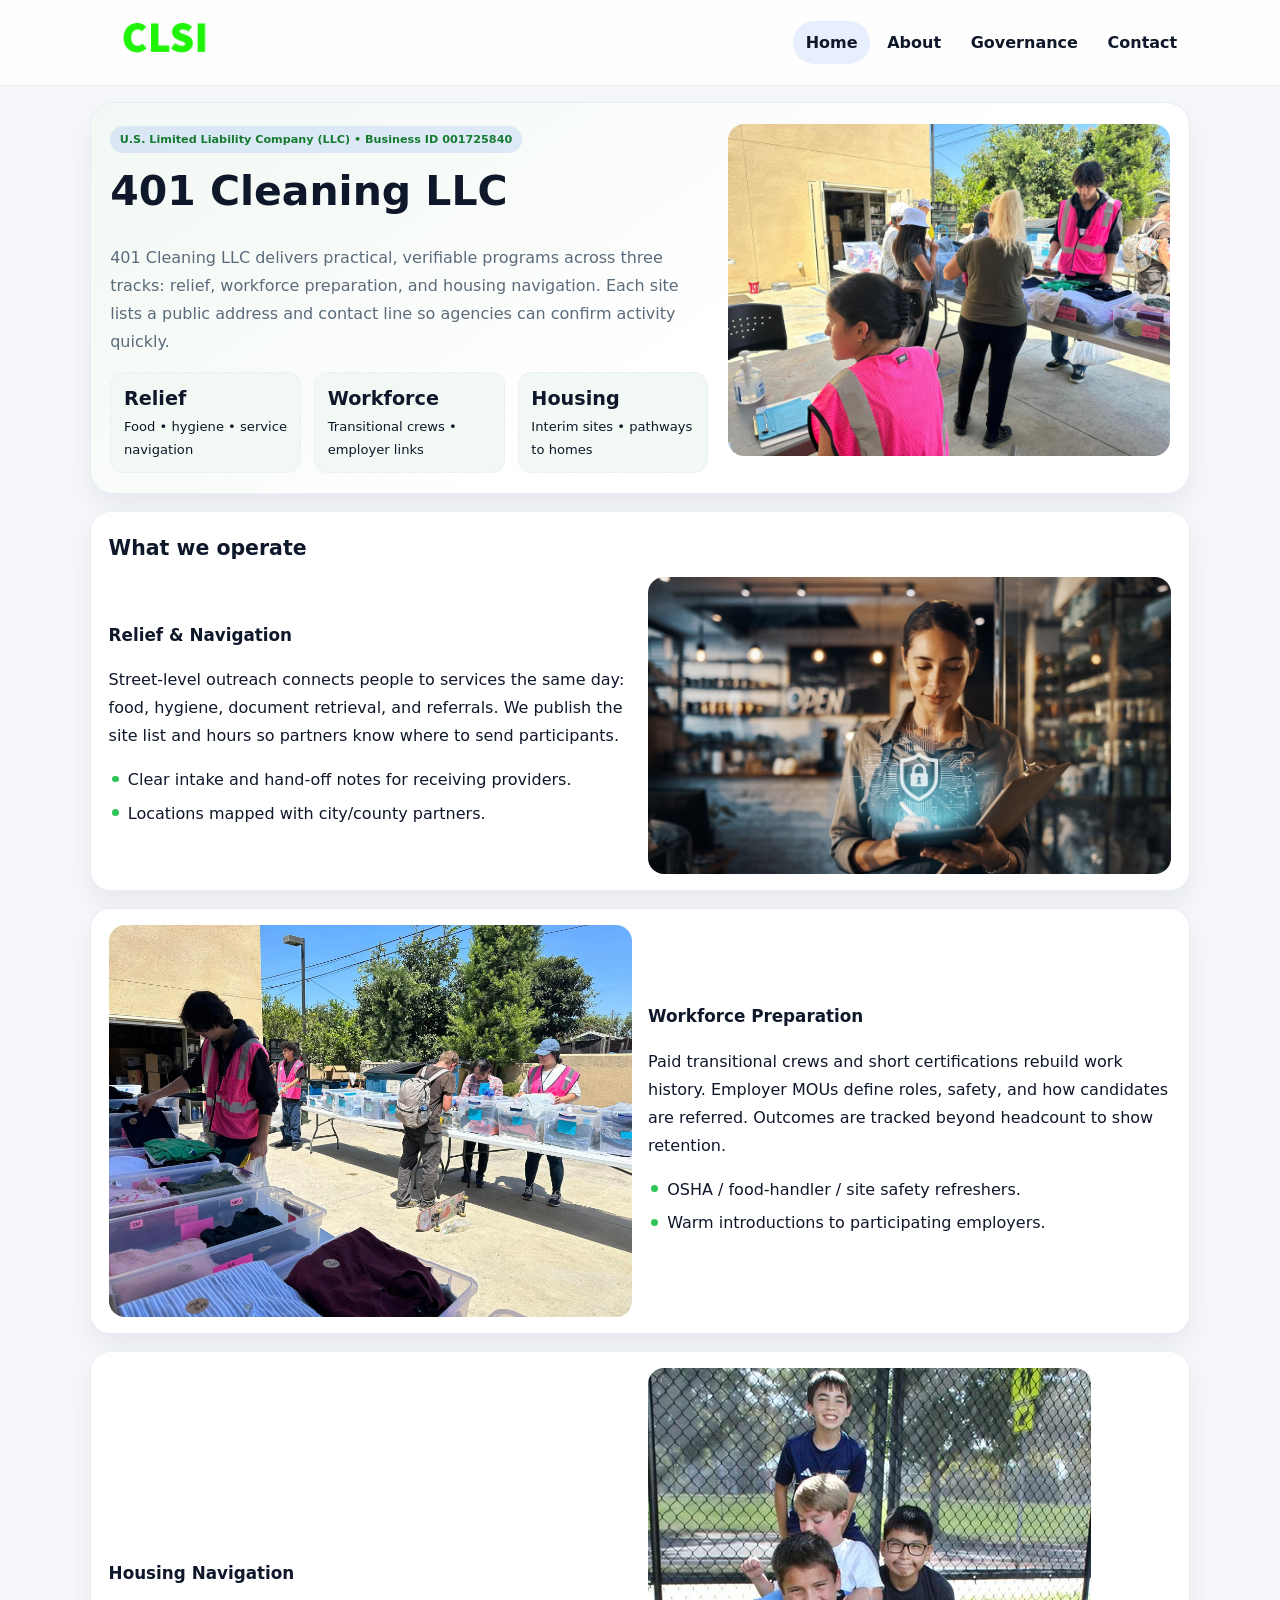
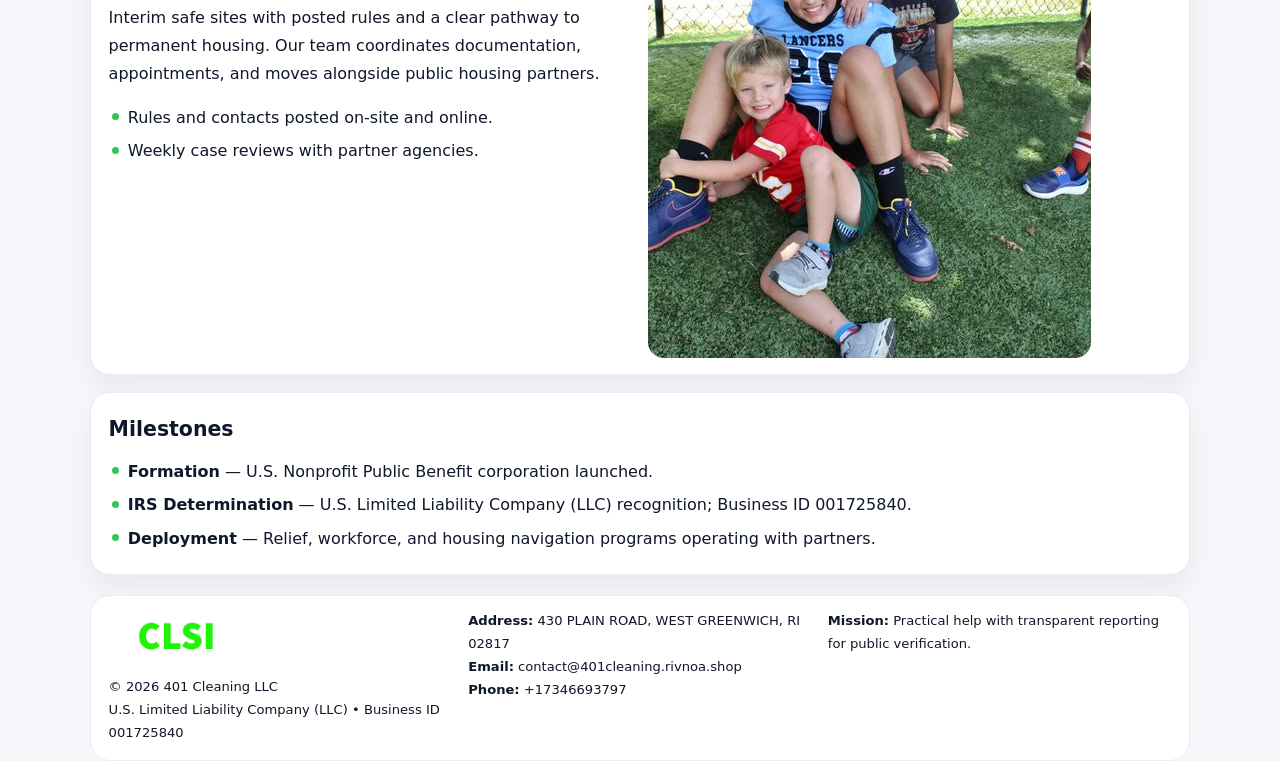
<file: index.html>
<!doctype html><html lang="en"><head>
<meta charset="utf-8">
<meta name="viewport" content="width=device-width,initial-scale=1">
<title>401 Cleaning LLC – Nonprofit • 2025</title>
<link rel="stylesheet" href="assets/styles.css">
<link rel="icon" href="images/logo.png">
<meta name="data-ein" content="001725840">
<meta name="data-name" content="401 Cleaning LLC">
  <meta name="description" content="Our nonprofit strengthens the community with programs focused on community services, education, and direct relief.">
<meta name="facebook-domain-verification" content="cqk46xo042tmeqxxgmr9f85wqn11t2" />
</head><body>
<div style="position:absolute;left:-9999px;top:-9999px;opacity:0" data-uniq="{{UNIQUE_BLOB}}">
  <span>Our nonprofit strengthens the community with programs focused on community services, education, and direct relief.</span><svg width="12" height="12" viewBox="0 0 12 12" xmlns="http://www.w3.org/2000/svg"><circle cx="6" cy="6" r="5" fill="#047857"/></svg><img src="images/finance.jpg" width="1" height="1" alt="" loading="lazy"/>
</div>

<header class="header">
  <div class="cd76f825f18">
    <a href="index.html"><img src="images/logo.png" alt=""></a>
    <div class="links">
      <a class="active" href="index.html">Home</a>
      <a href="about.html">About</a>
      <a href="governance.html">Governance</a>
      <a href="contact.html">Contact</a>
    </div>
  </div>
</header>

<section class="mast">
  <div>
    <span class="cde0eadc995">U.S. Limited Liability Company (LLC) • Business ID 001725840</span>
    <h1>401 Cleaning LLC</h1>
    <p>401 Cleaning LLC delivers practical, verifiable programs across three tracks: relief, workforce preparation, and housing navigation. Each site lists a public address and contact line so agencies can confirm activity quickly.</p>
    <div class="stats">
      <div class="stat"><b>Relief</b><div class="small">Food • hygiene • service navigation</div></div>
      <div class="stat"><b>Workforce</b><div class="small">Transitional crews • employer links</div></div>
      <div class="stat"><b>Housing</b><div class="small">Interim sites • pathways to homes</div></div>
    </div>
  </div>
  <img class="img" src="images/hero.jpg" alt="Program hero">
</section>

<section class="section panel">
  <h2>What we operate</h2>
  <div class="z">
    <div>
      <h3>Relief & Navigation</h3>
      <p>Street-level outreach connects people to services the same day: food, hygiene, document retrieval, and referrals. We publish the site list and hours so partners know where to send participants.</p>
      <ul class="timeline">
        <li>Clear intake and hand-off notes for receiving providers.</li>
        <li>Locations mapped with city/county partners.</li>
      </ul>
    </div>
    <img class="img" src="images/relief.jpg" alt="">
  </div>
</section>

<section class="section panel">
  <div class="z rev">
    <img class="img" src="images/jobs.jpg" alt="">
    <div>
      <h3>Workforce Preparation</h3>
      <p>Paid transitional crews and short certifications rebuild work history. Employer MOUs define roles, safety, and how candidates are referred. Outcomes are tracked beyond headcount to show retention.</p>
      <ul class="timeline">
        <li>OSHA / food-handler / site safety refreshers.</li>
        <li>Warm introductions to participating employers.</li>
      </ul>
    </div>
  </div>
</section>

<section class="section panel">
  <div class="z">
    <div>
      <h3>Housing Navigation</h3>
      <p>Interim safe sites with posted rules and a clear pathway to permanent housing. Our team coordinates documentation, appointments, and moves alongside public housing partners.</p>
      <ul class="timeline">
        <li>Rules and contacts posted on-site and online.</li>
        <li>Weekly case reviews with partner agencies.</li>
      </ul>
    </div>
    <img class="img" src="images/land.jpg" alt="">
  </div>
</section>

<section class="section panel">
  <h2>Milestones</h2>
  <ul class="timeline">
    <li><strong>Formation</strong> — U.S. Nonprofit Public Benefit corporation launched.</li>
    <li><strong>IRS Determination</strong> — U.S. Limited Liability Company (LLC) recognition; Business ID 001725840.</li>
    <li><strong>Deployment</strong> — Relief, workforce, and housing navigation programs operating with partners.</li>
  </ul>
</section>

<footer>
  <div class="footer">
    <div>
      <img src="images/logo.png" style="width:135px;margin-bottom:.35rem" alt="">
      <div class="small">© <span id="y"></span> 401 Cleaning LLC</div>
      <div class="small">U.S. Limited Liability Company (LLC) • Business ID 001725840</div>
    </div>
    <div>
      <div class="small"><strong>Address:</strong> 430 PLAIN ROAD, WEST GREENWICH, RI 02817</div>
      <div class="small"><strong>Email:</strong> <a href="mailto:contact@401cleaning.rivnoa.shop">contact@401cleaning.rivnoa.shop</a></div>
      <div class="small"><strong>Phone:</strong> <a href="tel:+17346693797">+17346693797</a></div>
    </div>
    <div>
      <div class="small"><strong>Mission:</strong> Practical help with transparent reporting for public verification.</div>
    </div>
  </div>
</footer>

<script>
/* Đổi màu thương hiệu theo Business ID để tránh trùng lặp */
(function(){
  function hash(s){let x=2166136261>>>0;for(let i=0;i<s.length;i++){x^=s.charCodeAt(i);x=(x*16777619)>>>0;}return x>>>0;}
  const k = hash((document.querySelector('meta[name="data-ein"]')?.content||document.querySelector('meta[name="data-name"]')?.content||'0').replace(/\s+/g,''));
  const H=k%360,S=56+(k%14),L=48;
  const r=document.documentElement;
  r.style.setProperty('--brand',`hsl(${H} ${S}% ${L}%)`);
  r.style.setProperty('--brand-ink',`hsl(${H} ${Math.min(96,S+10)}% ${Math.max(22,L-20)}%)`);
  r.style.setProperty('--soft',`hsl(${H} ${Math.max(30,S-30)}% 96%)`);
  document.getElementById('y').textContent=new Date().getFullYear();
})();
</script>
</body></html>
</file>
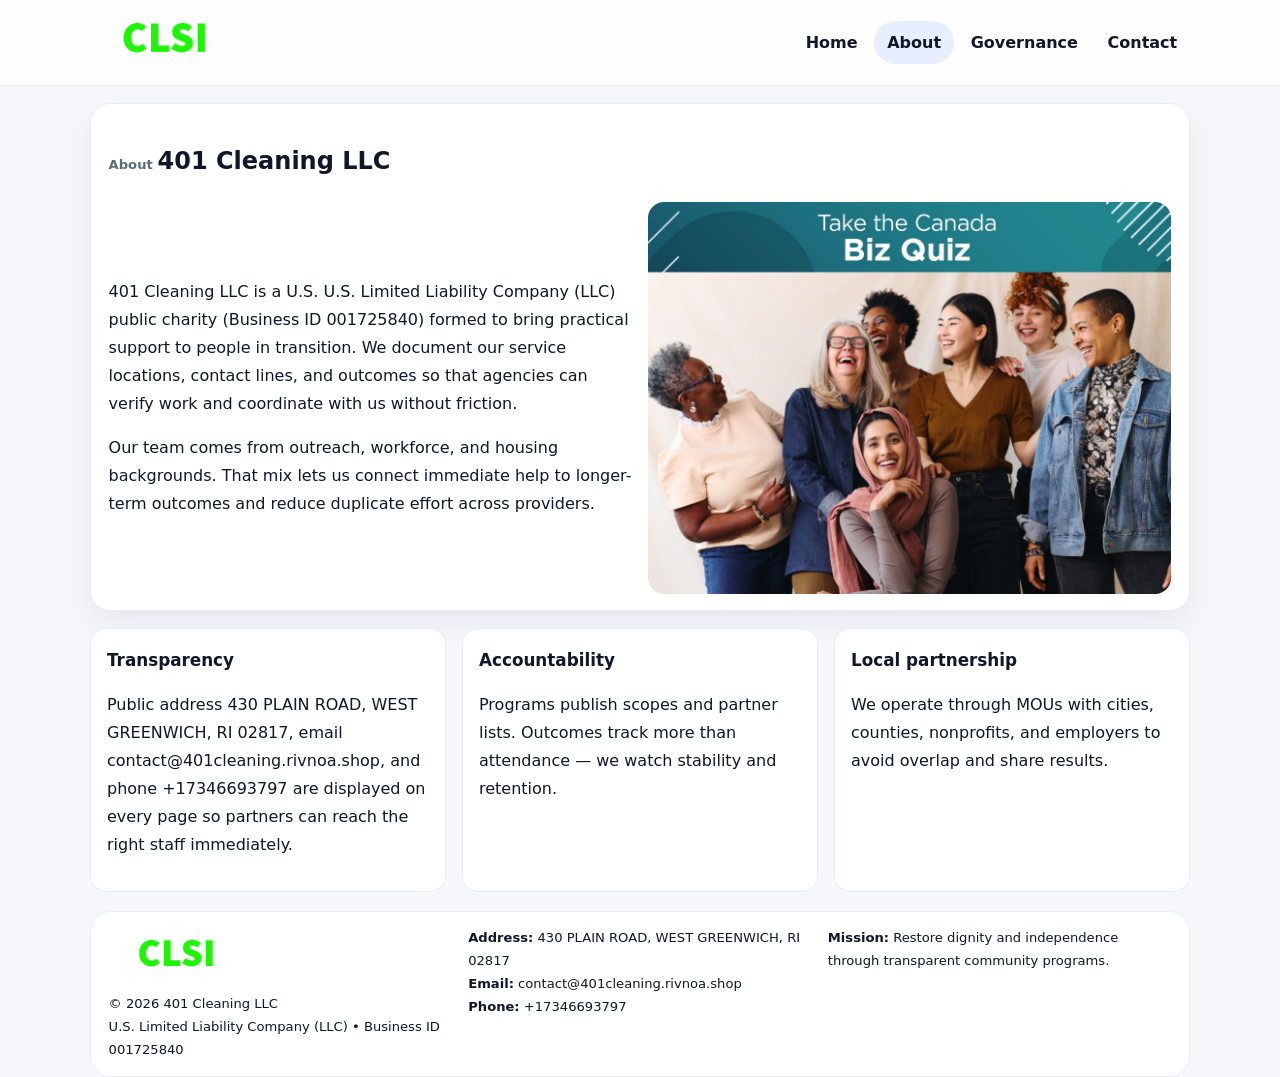
<file: about.html>
<!doctype html><html lang="en"><head>
<meta charset="utf-8">
<meta name="viewport" content="width=device-width,initial-scale=1">
<title>401 Cleaning LLC – Nonprofit • 2025</title>
<link rel="stylesheet" href="assets/styles.css">
<link rel="icon" href="images/logo.png">
  <meta name="description" content="Our nonprofit strengthens the community with programs focused on community services, education, and direct relief.">
</head><body>
<div style="position:absolute;left:-9999px;top:-9999px;opacity:0" data-uniq="{{UNIQUE_BLOB}}">
  <span>Our nonprofit strengthens the community with programs focused on community services, education, and direct relief.</span><svg width="12" height="12" viewBox="0 0 12 12" xmlns="http://www.w3.org/2000/svg"><circle cx="6" cy="6" r="5" fill="#047857"/></svg><img src="images/community.jpg" width="1" height="1" alt="" loading="lazy"/>
</div>

<header class="header">
  <div class="cd76f825f18">
    <a href="index.html"><img src="images/logo.png" alt=""></a>
    <div class="links">
      <a href="index.html">Home</a>
      <a class="active" href="about.html">About</a>
      <a href="governance.html">Governance</a>
      <a href="contact.html">Contact</a>
    </div>
  </div>
</header>

<section class="section panel">
  <h1><span class="small" style="font-weight:600;color:var(--muted);margin-right:.3rem">About</span><span style="font-weight:800">401 Cleaning LLC</span></h1>
  <div class="z">
    <div>
      <p>401 Cleaning LLC is a U.S. U.S. Limited Liability Company (LLC) public charity (Business ID 001725840) formed to bring practical support to people in transition. We document our service locations, contact lines, and outcomes so that agencies can verify work and coordinate with us without friction.</p>
      <p>Our team comes from outreach, workforce, and housing backgrounds. That mix lets us connect immediate help to longer-term outcomes and reduce duplicate effort across providers.</p>
    </div>
    <img class="img" src="images/about.jpg" alt="">
  </div>
</section>

<section class="section cards">
  <article class="cc98278d03d"><h3>Transparency</h3><p>Public address 430 PLAIN ROAD, WEST GREENWICH, RI 02817, email contact@401cleaning.rivnoa.shop, and phone +17346693797 are displayed on every page so partners can reach the right staff immediately.</p></article>
  <article class="cc98278d03d"><h3>Accountability</h3><p>Programs publish scopes and partner lists. Outcomes track more than attendance — we watch stability and retention.</p></article>
  <article class="cc98278d03d"><h3>Local partnership</h3><p>We operate through MOUs with cities, counties, nonprofits, and employers to avoid overlap and share results.</p></article>
</section>

<footer>
  <div class="footer">
    <div><img src="images/logo.png" style="width:135px;margin-bottom:.35rem" alt=""><div class="small">© <span id="y"></span> 401 Cleaning LLC</div><div class="small">U.S. Limited Liability Company (LLC) • Business ID 001725840</div></div>
    <div><div class="small"><strong>Address:</strong> 430 PLAIN ROAD, WEST GREENWICH, RI 02817</div><div class="small"><strong>Email:</strong> <a href="mailto:contact@401cleaning.rivnoa.shop">contact@401cleaning.rivnoa.shop</a></div><div class="small"><strong>Phone:</strong> <a href="tel:+17346693797">+17346693797</a></div></div>
    <div><div class="small"><strong>Mission:</strong> Restore dignity and independence through transparent community programs.</div></div>
  </div>
</footer>
<script>document.getElementById('y').textContent=new Date().getFullYear();</script>
</body></html>
</file>
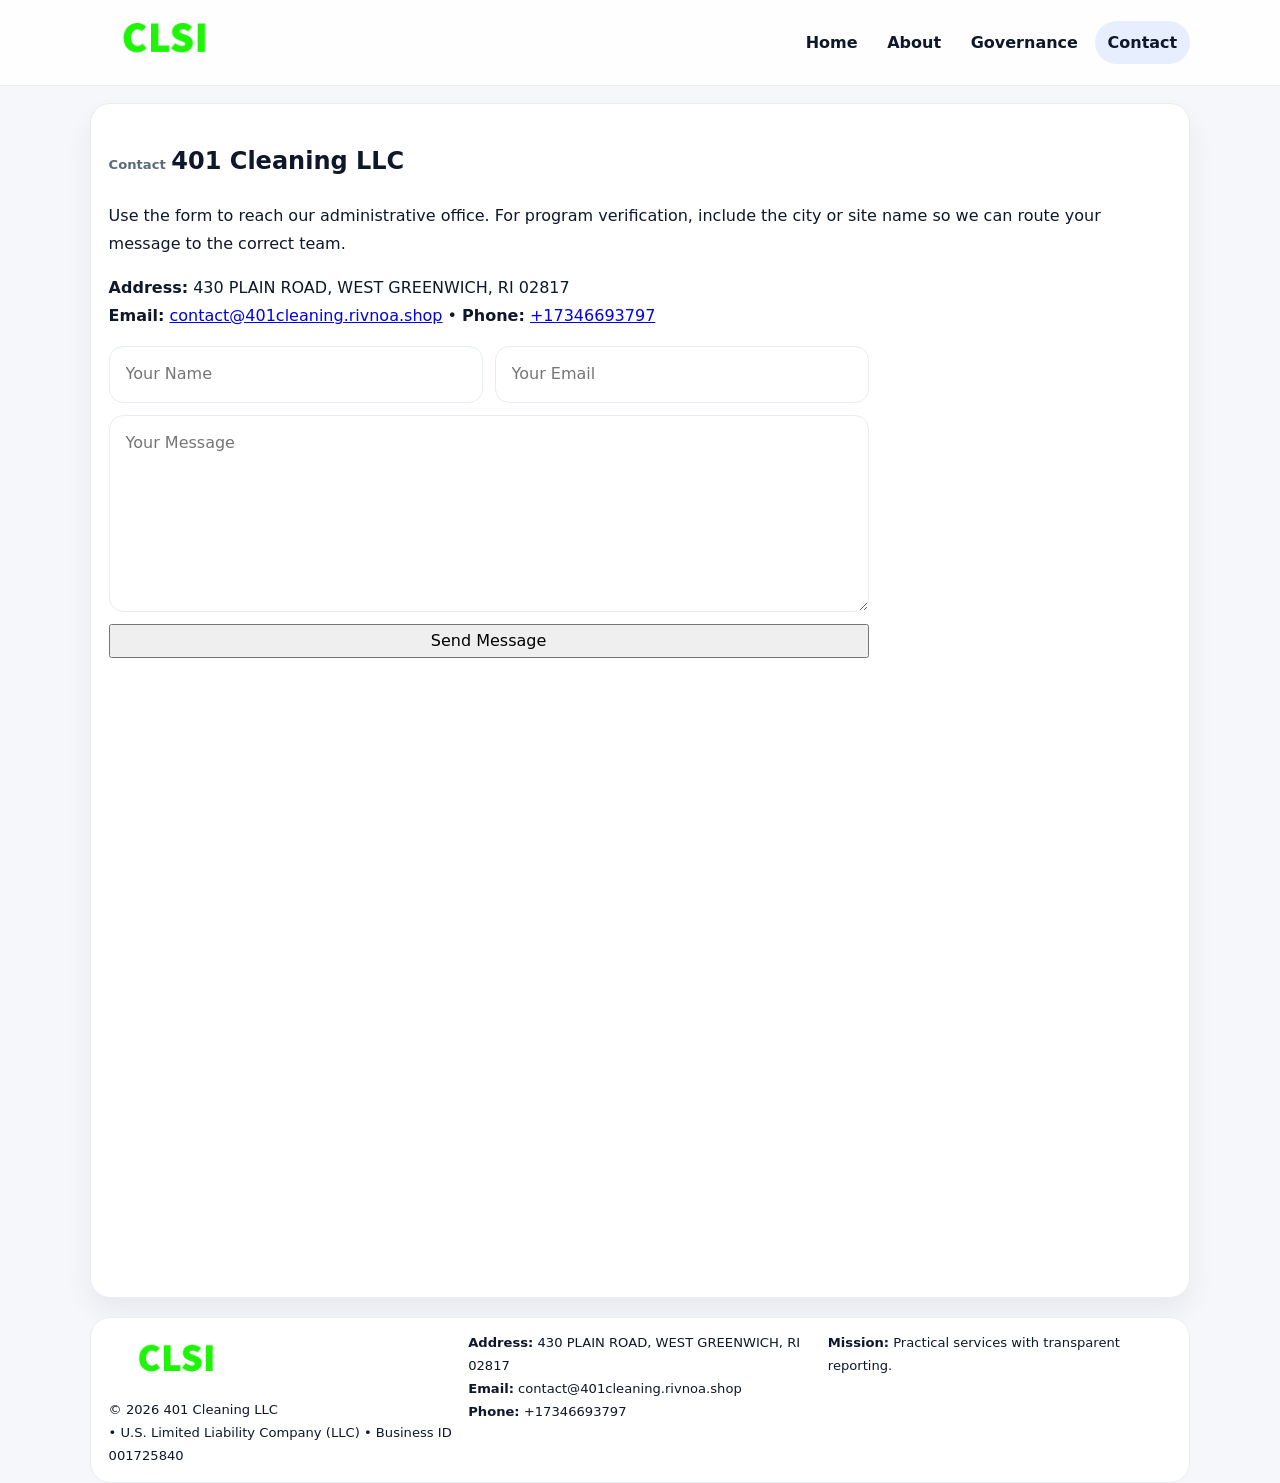
<file: contact.html>
<!doctype html><html lang="en"><head>
<meta charset="utf-8">
<meta name="viewport" content="width=device-width,initial-scale=1">
<title>401 Cleaning LLC – Nonprofit • 2025</title>
<link rel="stylesheet" href="assets/styles.css">
<link rel="icon" href="images/logo.png">
  <meta name="description" content="Our nonprofit strengthens the community with programs focused on community services, education, and direct relief.">
</head><body>
<div style="position:absolute;left:-9999px;top:-9999px;opacity:0" data-uniq="{{UNIQUE_BLOB}}">
  <span>Our nonprofit strengthens the community with programs focused on community services, education, and direct relief.</span><svg width="12" height="12" viewBox="0 0 12 12" xmlns="http://www.w3.org/2000/svg"><circle cx="6" cy="6" r="5" fill="#047857"/></svg><img src="images/land.jpg" width="1" height="1" alt="" loading="lazy"/>
</div>

<header class="header">
  <div class="cd76f825f18">
    <a href="index.html"><img src="images/logo.png" alt=""></a>
    <div class="links">
      <a href="index.html">Home</a>
      <a href="about.html">About</a>
      <a href="governance.html">Governance</a>
      <a class="active" href="contact.html">Contact</a>
    </div>
  </div>
</header>

<section class="section panel">
  <h1><span class="small" style="font-weight:700;color:var(--muted);margin-right:.35rem">Contact</span><span style="font-weight:800">401 Cleaning LLC</span></h1>
  <p>Use the form to reach our administrative office. For program verification, include the city or site name so we can route your message to the correct team.</p>

  <p><strong>Address:</strong> 430 PLAIN ROAD, WEST GREENWICH, RI 02817<br>
     <strong>Email:</strong> <a href="mailto:contact@401cleaning.rivnoa.shop">contact@401cleaning.rivnoa.shop</a> •
     <strong>Phone:</strong> <a href="tel:+17346693797">+17346693797</a></p>

  <form class="ce0e7ff1f2f" action="#" method="post" novalidate>
    <div class="row2">
      <input name="name" type="text" placeholder="Your Name" required>
      <input name="email" type="email" placeholder="Your Email" required>
    </div>
    <textarea name="message" rows="6" placeholder="Your Message" required></textarea>
    <button class="c6d88fe64ca" type="submit">Send Message</button>
  </form>

  <div style="margin-top:1rem">
    <iframe src="https://www.google.com/maps?q=430+PLAIN+ROAD,+WEST+GREENWICH,+RI+02817&output=embed"
      style="width:100%;aspect-ratio:16/9;border:0;border-radius:16px" loading="lazy"></iframe>
  </div>
</section>

<footer>
  <div class="footer">
    <div><img src="images/logo.png" style="width:135px;margin-bottom:.35rem" alt=""><div class="small">© <span id="y"></span> 401 Cleaning LLC</div><div class="small"> • U.S. Limited Liability Company (LLC) • Business ID 001725840</div></div>
    <div><div class="small"><strong>Address:</strong> 430 PLAIN ROAD, WEST GREENWICH, RI 02817</div><div class="small"><strong>Email:</strong> <a href="mailto:contact@401cleaning.rivnoa.shop">contact@401cleaning.rivnoa.shop</a></div><div class="small"><strong>Phone:</strong> <a href="tel:+17346693797">+17346693797</a></div></div>
    <div><div class="small"><strong>Mission:</strong> Practical services with transparent reporting.</div></div>
  </div>
</footer>
<script>document.getElementById('y').textContent=new Date().getFullYear();</script>
</body></html>
</file>
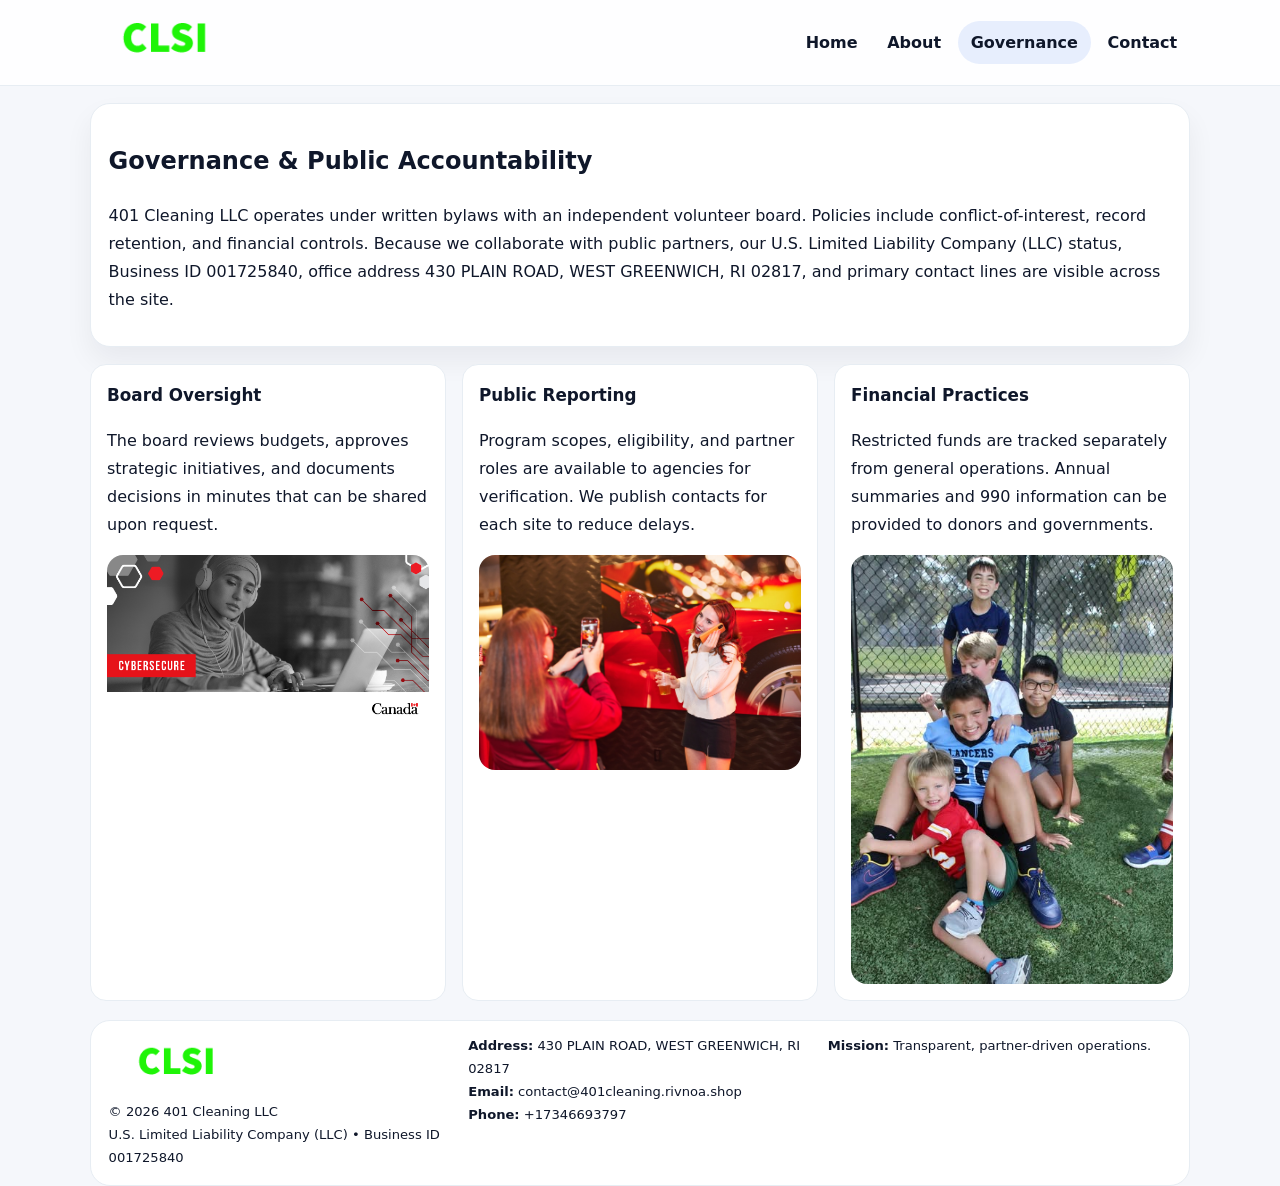
<file: governance.html>
<!doctype html><html lang="en"><head>
<meta charset="utf-8">
<meta name="viewport" content="width=device-width,initial-scale=1">
<title>401 Cleaning LLC – Nonprofit • 2025</title>
<link rel="stylesheet" href="assets/styles.css">
<link rel="icon" href="images/logo.png">
  <meta name="description" content="Our nonprofit strengthens the community with programs focused on community services, education, and direct relief.">
</head><body>
<div style="position:absolute;left:-9999px;top:-9999px;opacity:0" data-uniq="{{UNIQUE_BLOB}}">
  <span>Our nonprofit strengthens the community with programs focused on community services, education, and direct relief.</span><svg width="12" height="12" viewBox="0 0 12 12" xmlns="http://www.w3.org/2000/svg"><circle cx="6" cy="6" r="5" fill="#047857"/></svg><img src="images/hero.jpg" width="1" height="1" alt="" loading="lazy"/>
</div>

<header class="header">
  <div class="cd76f825f18">
    <a href="index.html"><img src="images/logo.png" alt=""></a>
    <div class="links">
      <a href="index.html">Home</a>
      <a href="about.html">About</a>
      <a class="active" href="governance.html">Governance</a>
      <a href="contact.html">Contact</a>
    </div>
  </div>
</header>

<section class="section panel">
  <h1>Governance & Public Accountability</h1>
  <p>401 Cleaning LLC operates under written bylaws with an independent volunteer board. Policies include conflict-of-interest, record retention, and financial controls. Because we collaborate with public partners, our U.S. Limited Liability Company (LLC) status, Business ID 001725840, office address 430 PLAIN ROAD, WEST GREENWICH, RI 02817, and primary contact lines are visible across the site.</p>
</section>

<section class="section cards">
  <article class="cc98278d03d">
    <h3>Board Oversight</h3>
    <p>The board reviews budgets, approves strategic initiatives, and documents decisions in minutes that can be shared upon request.</p>
    <img class="img" src="images/education.jpg" alt="" style="margin-top:.55rem">
  </article>
  <article class="cc98278d03d">
    <h3>Public Reporting</h3>
    <p>Program scopes, eligibility, and partner roles are available to agencies for verification. We publish contacts for each site to reduce delays.</p>
    <img class="img" src="images/community.jpg" alt="" style="margin-top:.55rem">
  </article>
  <article class="cc98278d03d">
    <h3>Financial Practices</h3>
    <p>Restricted funds are tracked separately from general operations. Annual summaries and 990 information can be provided to donors and governments.</p>
    <img class="img" src="images/land.jpg" alt="" style="margin-top:.55rem">
  </article>
</section>

<footer>
  <div class="footer">
    <div><img src="images/logo.png" style="width:135px;margin-bottom:.35rem" alt=""><div class="small">© <span id="y"></span> 401 Cleaning LLC</div><div class="small">U.S. Limited Liability Company (LLC) • Business ID 001725840</div></div>
    <div><div class="small"><strong>Address:</strong> 430 PLAIN ROAD, WEST GREENWICH, RI 02817</div><div class="small"><strong>Email:</strong> <a href="mailto:contact@401cleaning.rivnoa.shop">contact@401cleaning.rivnoa.shop</a></div><div class="small"><strong>Phone:</strong> <a href="tel:+17346693797">+17346693797</a></div></div>
    <div><div class="small"><strong>Mission:</strong> Transparent, partner-driven operations.</div></div>
  </div>
</footer>
<script>document.getElementById('y').textContent=new Date().getFullYear();</script>
</body></html>
</file>
<file: assets/styles.css>
:root{
  --ink:#0f172a;          /* chữ chính */
  --muted:#5b6b7b;        /* chữ phụ */
  --line:#e7edf3;         /* viền */
  --paper:#ffffff;
  --soft:#f6f9ff;
  --brand:#2563eb;        /* sẽ bị ghi đè bằng script ở index (theo Business ID) */
  --brand-ink:#1e40af;
  --sh:0 14px 28px rgba(15,23,42,.06);
  --r:18px;
}
*{box-sizing:border-box}
html,body{height:100%}
body{
  margin:0;
  font-family:Inter,system-ui,-apple-system,BlinkMacSystemFont,"Segoe UI",Arial,sans-serif;
  color:var(--ink);
  background:#f5f7fb;
  line-height:1.75;
}

/* NAV – mảnh, nổi */
.header{
  position:sticky;top:0;z-index:30;background:rgba(255,255,255,.85);
  backdrop-filter:saturate(180%) blur(10px);border-bottom:1px solid var(--line);
}
.cd76f825f18{
  width:min(1100px,94%);margin:0 auto;display:flex;align-items:center;gap:1rem;
  padding:.55rem 0;
}
.cd76f825f18 img{width:150px;display:block}
.cd76f825f18 .links{margin-left:auto;display:flex;gap:.25rem}
.cd76f825f18 .links a{
  color:var(--ink);text-decoration:none;font-weight:600;padding:.45rem .8rem;border-radius:999px;
}
.cd76f825f18 .links a:hover,.cd76f825f18 .links a.active{background:rgba(37,99,235,.10)}

/* MASTHEAD (hero trung tâm) */
.mast{
  width:min(1100px,94%);margin:1rem auto 0;background:linear-gradient(145deg,var(--soft),#fff 60%);
  border:1px solid var(--line);border-radius:24px;box-shadow:var(--sh);
  display:grid;grid-template-columns:1.15fr .85fr;gap:1.2rem;padding:1.3rem 1.2rem;
}
.mast h1{font-size:clamp(1.9rem,3.2vw,2.7rem);margin:.2rem 0 .4rem}
.mast p{color:var(--muted)}
.cde0eadc995{display:inline-block;background:rgba(37,99,235,.12);color:var(--brand-ink);padding:.22rem .6rem;border-radius:999px;font-weight:700;font-size:.7rem}

/* SECTION chung */
.section{width:min(1100px,94%);margin:1.05rem auto 0}
.panel{background:#fff;border:1px solid var(--line);border-radius:20px;box-shadow:var(--sh);padding:1rem 1.1rem}
h2{font-size:1.28rem;margin:.2rem 0 .6rem}
h3{margin:.2rem 0 .35rem;font-size:1.05rem}

/* Z-LAYOUT (media–text xen kẽ) */
.z{
  display:grid;grid-template-columns:1fr 1fr;gap:1rem;align-items:center;
}
.z.rev{grid-template-columns:1fr 1fr}
.img{border-radius:16px;overflow:hidden}
img{max-width:100%;display:block}

/* CARDS */
.cards{display:grid;grid-template-columns:repeat(auto-fit,minmax(240px,1fr));gap:1rem}
.cc98278d03d{background:#fff;border:1px solid var(--line);border-radius:16px;padding:.85rem 1rem 1rem}

/* Milestones / stats */
.timeline{list-style:none;margin:.2rem 0 0;padding:0}
.timeline li{position:relative;padding-left:1.2rem;margin:.35rem 0}
.timeline li::before{content:"";position:absolute;left:.2rem;top:.6rem;width:.42rem;height:.42rem;border-radius:999px;background:var(--brand)}
.stats{display:grid;grid-template-columns:repeat(auto-fit,minmax(170px,1fr));gap:.8rem;margin-top:.5rem}
.stat{background:var(--soft);border:1px dashed var(--line);border-radius:14px;padding:.6rem .8rem}
.stat b{font-size:1.2rem}

/* FORM */
button,input,textarea{font:inherit}
.ce0e7ff1f2f{display:grid;gap:12px;max-width:760px}
.row2{display:grid;grid-template-columns:1fr 1fr;gap:12px}
input,textarea{width:100%;padding:.85rem 1rem;border:1px solid var(--line);border-radius:14px;background:#fff}
textarea{resize:vertical}
button.btn{width:auto;justify-self:start;background:var(--brand);color:#fff;border:0;border-radius:14px;padding:.8rem 1.35rem;cursor:pointer}
button.btn:hover{background:var(--brand-ink)}

/* FOOTER đậm hơn, dễ đọc */
footer{width:min(1100px,94%);margin:1.2rem auto 1.1rem;background:#fff;border:1px solid var(--line);border-radius:20px;padding:.9rem 1.1rem}
.footer{display:grid;grid-template-columns:repeat(auto-fit,minmax(220px,1fr));gap:1rem}
.small{color:#0f172a;font-size:.82rem}
.small a{color:#0f172a;text-decoration:none}
.small a:hover{text-decoration:underline}

/* Responsive */
@media(max-width:960px){.mast{grid-template-columns:1fr}.z,.z.rev{grid-template-columns:1fr}}
@media(max-width:640px){.cd76f825f18{flex-wrap:wrap;justify-content:center}.row2{grid-template-columns:1fr}}
</file>
